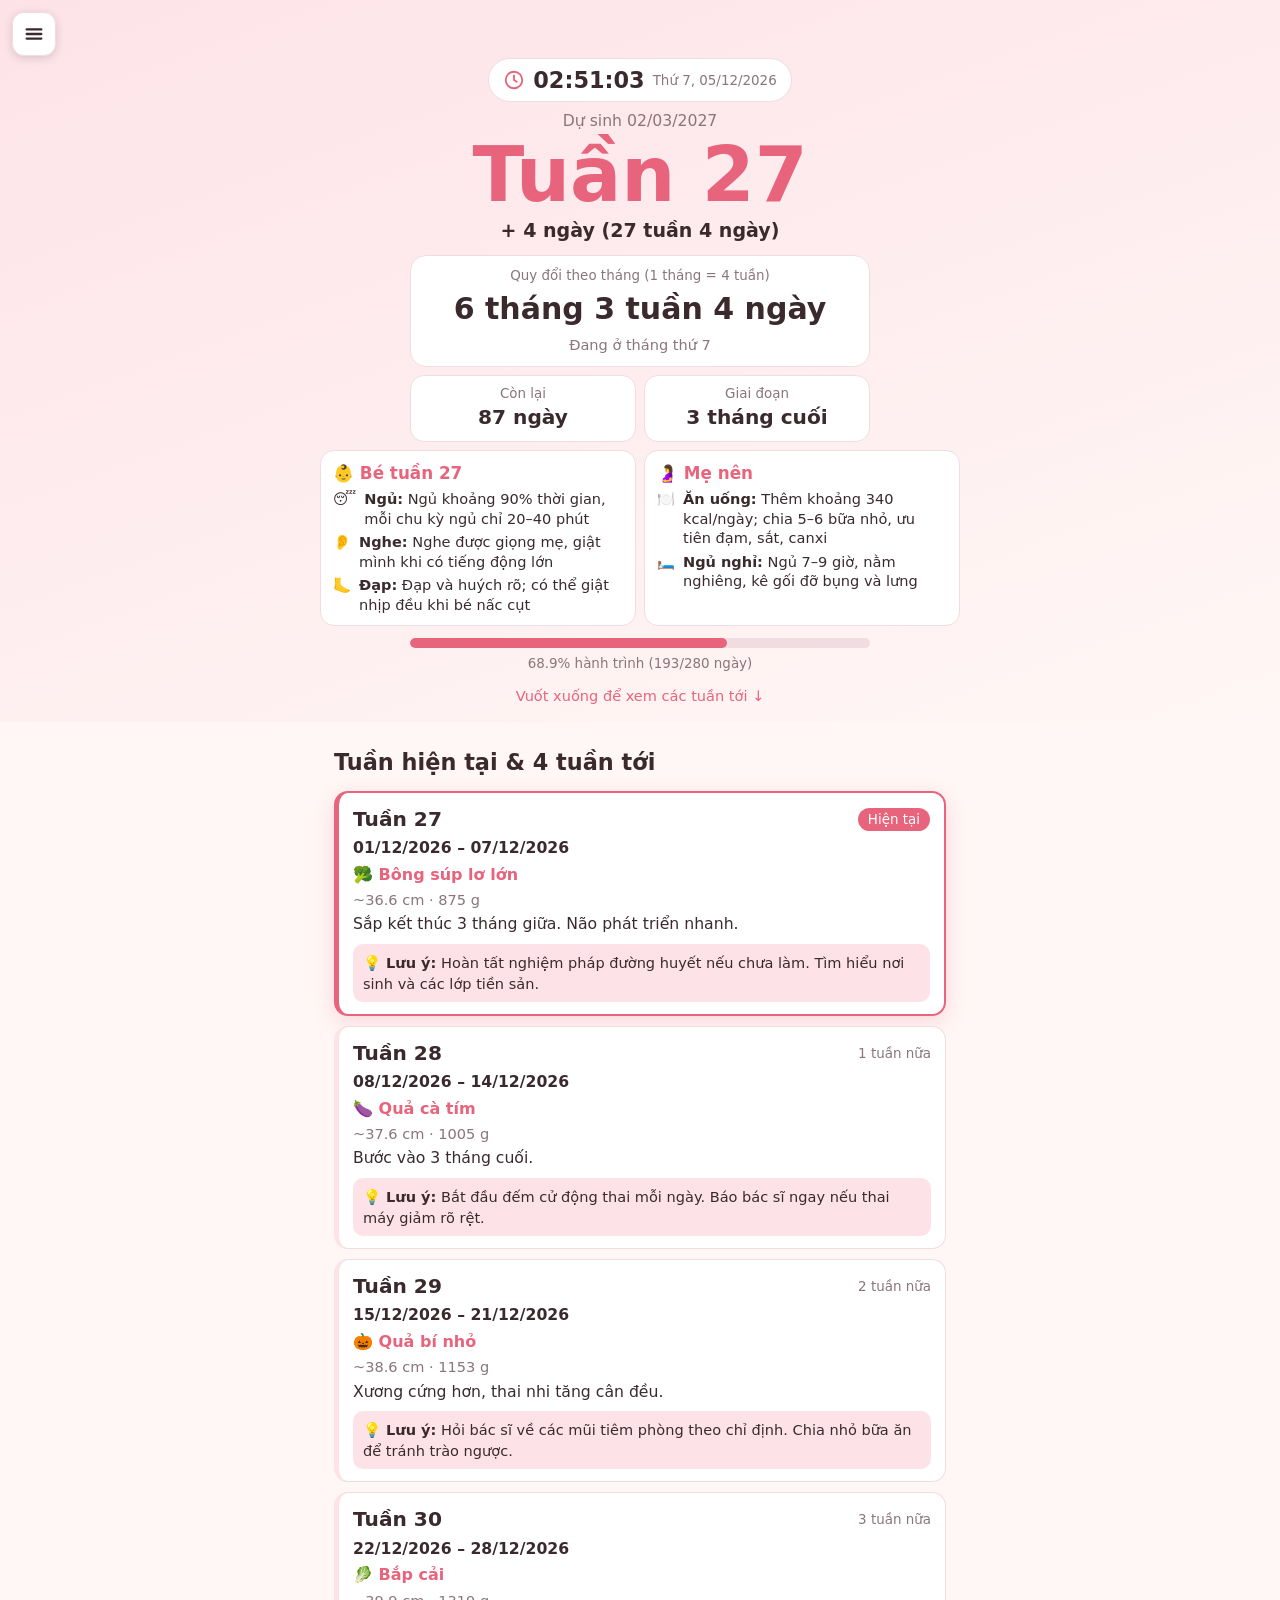
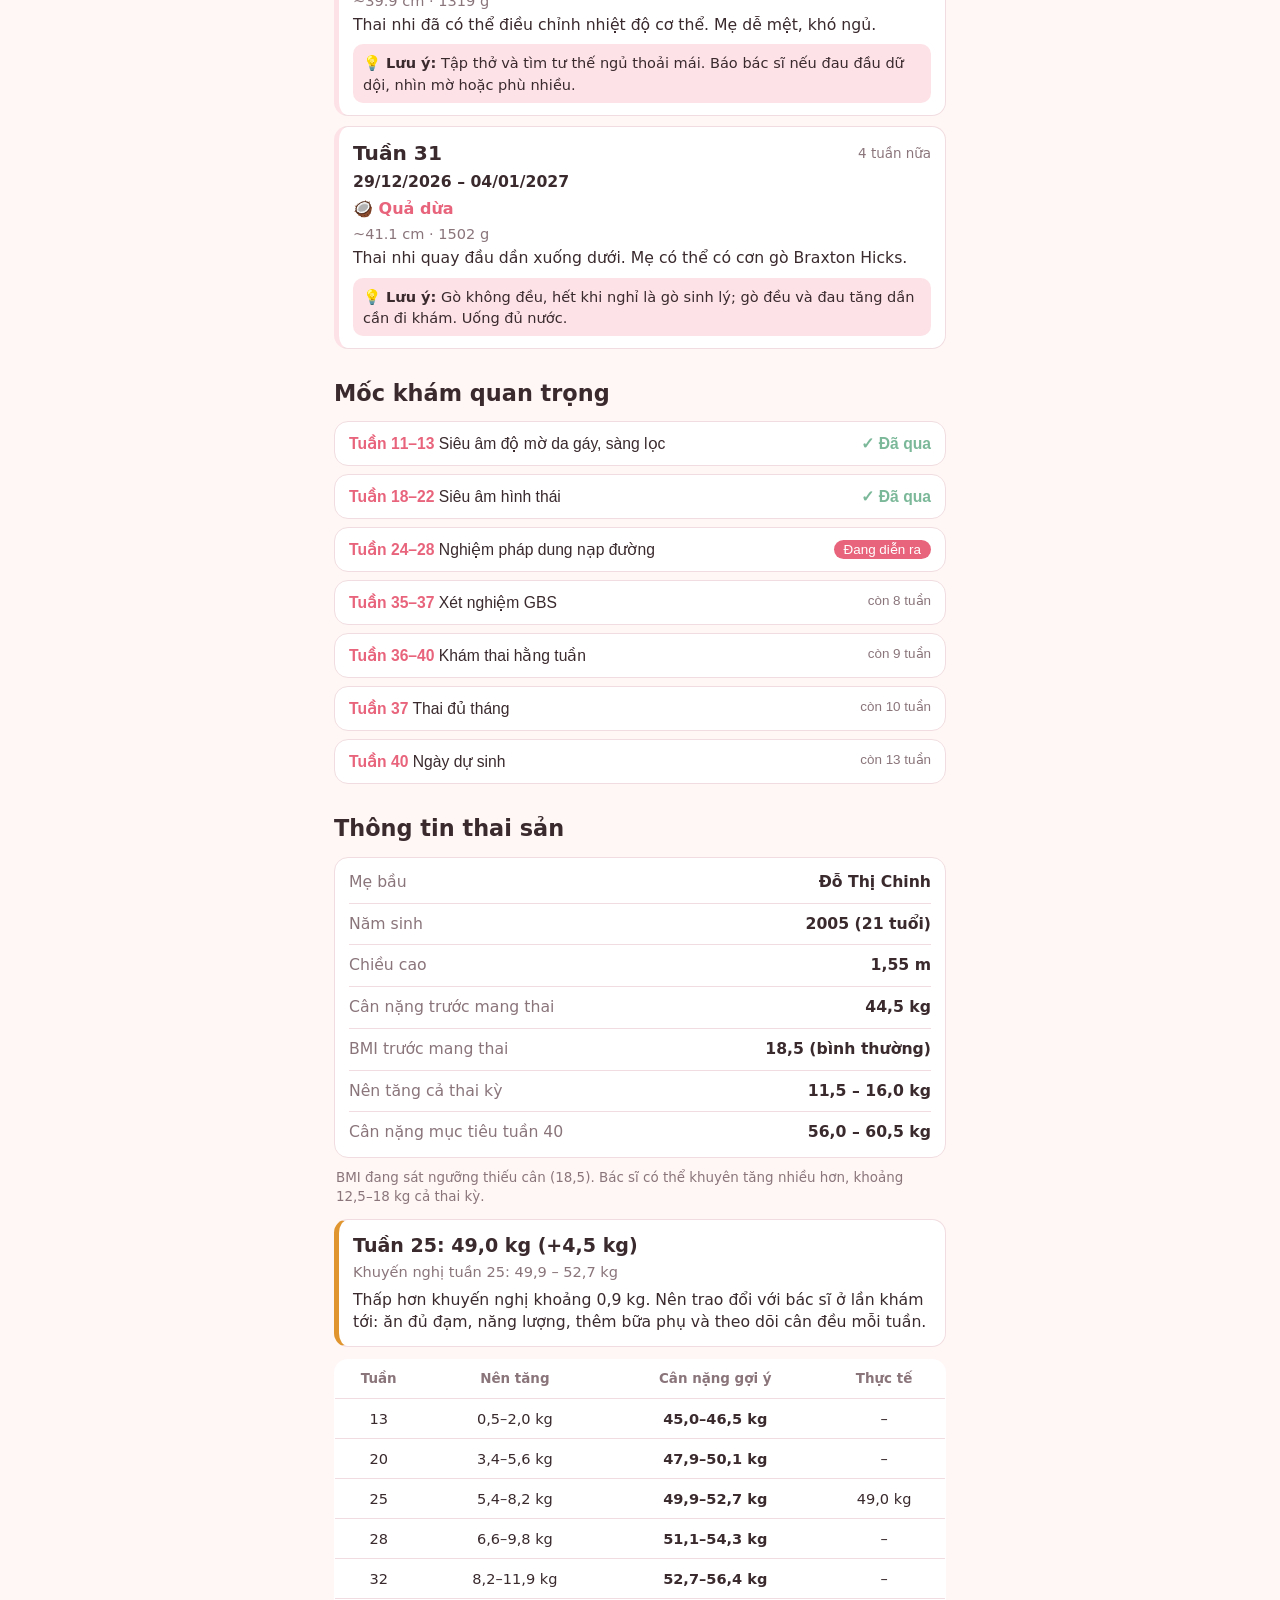
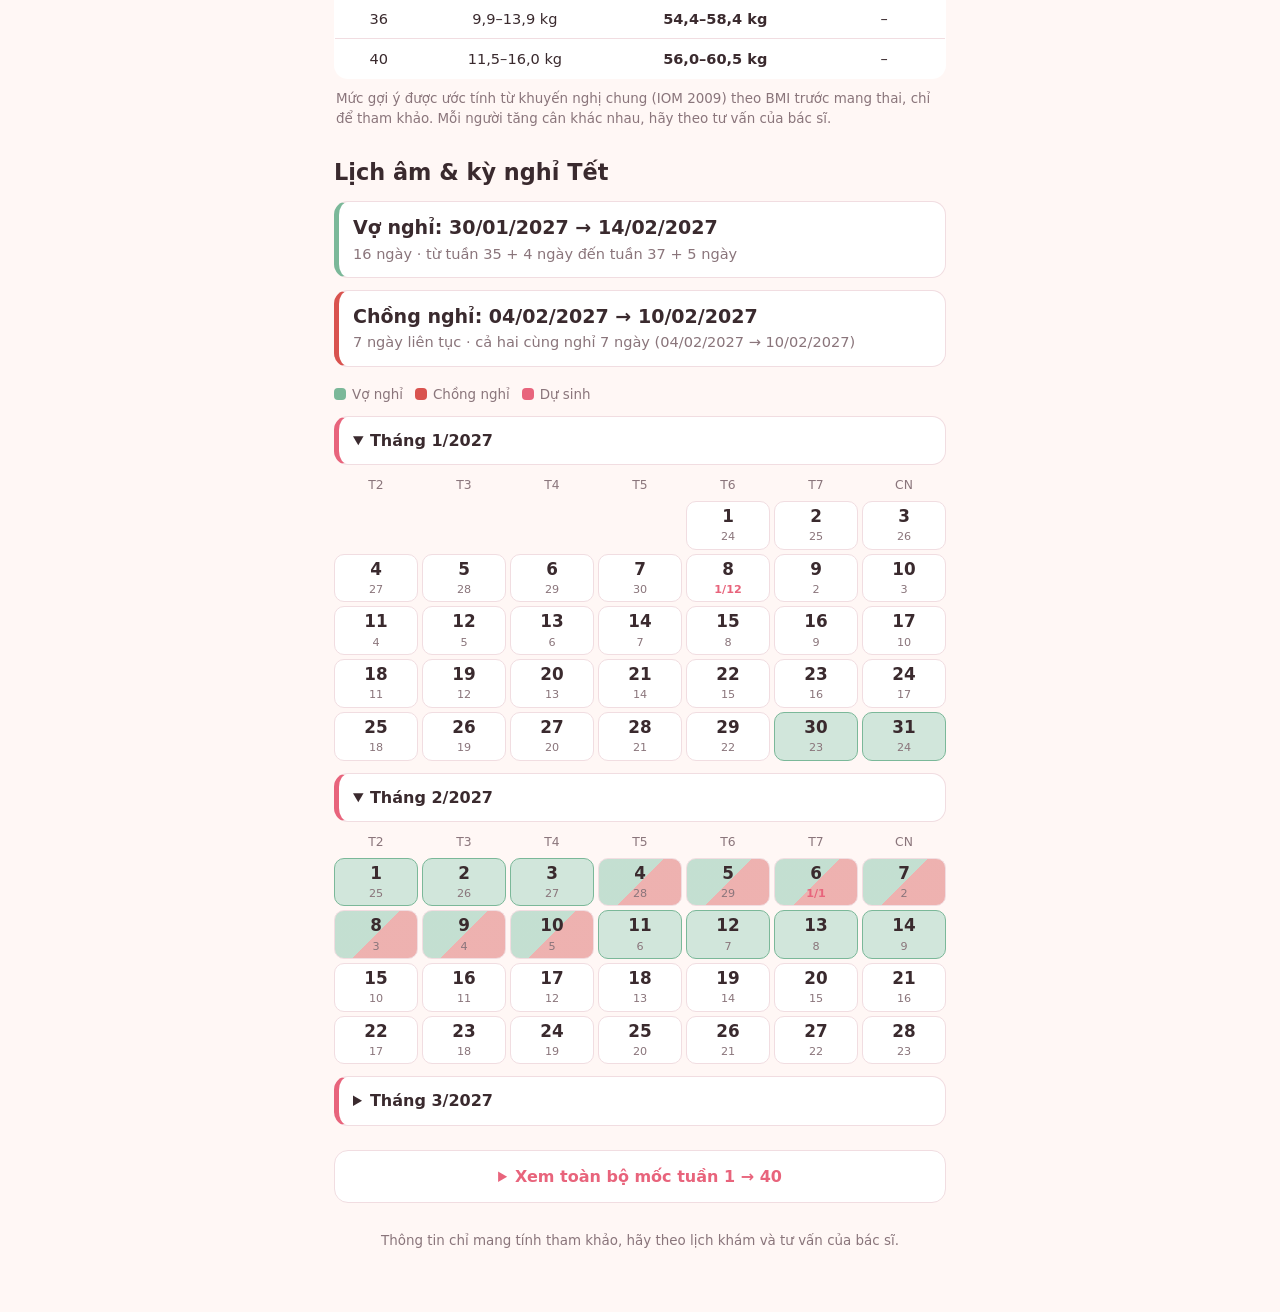
<file: lo-trinh-thai-ky/index.html>
<!doctype html>
<html lang="vi">
<head>
  <meta charset="utf-8">
  <meta name="viewport" content="width=device-width, initial-scale=1, viewport-fit=cover">
  <meta name="theme-color" content="#e8647c">
  <title>Lộ trình thai kỳ</title>
  <link rel="manifest" href="manifest.json">
  <link rel="icon" type="image/png" href="icons/icon-192.png">
  <link rel="apple-touch-icon" href="icons/apple-touch-icon.png">
  <meta name="apple-mobile-web-app-capable" content="yes">
  <meta name="mobile-web-app-capable" content="yes">
  <meta name="apple-mobile-web-app-title" content="Lộ trình thai kỳ">
  <meta name="apple-mobile-web-app-status-bar-style" content="default">
  <link rel="stylesheet" href="style.css?v=15">
</head>
<body>
  <button id="menuBtn" class="menu-btn" type="button" aria-label="Mở menu" aria-expanded="false" aria-controls="drawer">
    <svg viewBox="0 0 24 24" width="22" height="22" fill="none" stroke="currentColor" stroke-width="2.5" stroke-linecap="round" aria-hidden="true"><path d="M4 7h16M4 12h16M4 17h16"/></svg>
  </button>
  <div id="backdrop" class="backdrop" hidden></div>
  <nav id="drawer" class="drawer" aria-label="Điều hướng" aria-hidden="true">
    <p class="drawer-title">Lộ trình thai kỳ</p>
    <a href="#" data-go="top">🏠 Tổng quan</a>
    <a href="#" data-go="upcoming">📅 Tuần này &amp; 4 tuần tới</a>
    <a href="#" data-go="milestones">🩺 Mốc khám quan trọng</a>
    <a href="#" data-go="profile">🤰 Thông tin thai sản</a>
    <a href="#" data-go="calendar">📆 Lịch âm &amp; kỳ nghỉ Tết</a>
    <a href="#" data-go="tri1">🌱 Tam cá nguyệt 1 <small>tuần 1–13</small></a>
    <a href="#" data-go="tri2">🌿 Tam cá nguyệt 2 <small>tuần 14–27</small></a>
    <a href="#" data-go="tri3">🌳 Tam cá nguyệt 3 <small>tuần 28–40</small></a>
  </nav>

  <header class="hero">
    <div class="clock" aria-label="Đồng hồ">
      <svg viewBox="0 0 24 24" width="22" height="22" fill="none" stroke="currentColor" stroke-width="2" stroke-linecap="round" stroke-linejoin="round" aria-hidden="true"><circle cx="12" cy="12" r="9"/><path d="M12 7v5l3 2"/></svg>
      <span id="clockTime">--:--:--</span>
      <small id="clockDate"></small>
    </div>
    <p class="eyebrow">Dự sinh <span id="dueText"></span></p>
    <h1 id="weekBig">--</h1>
    <p class="sub" id="weekSub"></p>

    <div class="month-box">
      <span class="label">Quy đổi theo tháng (1 tháng = 4 tuần)</span>
      <b id="monthVal">--</b>
      <small id="monthNote"></small>
    </div>

    <div class="stats">
      <div class="stat"><b id="leftVal">--</b><span>Còn lại</span></div>
      <div class="stat"><b id="triVal">--</b><span>Giai đoạn</span></div>
    </div>

    <div id="stage" class="stage"></div>

    <div class="bar"><div class="bar-fill" id="barFill"></div></div>
    <p class="bar-label" id="barLabel"></p>
    <p class="hint">Vuốt xuống để xem các tuần tới ↓</p>
  </header>

  <main>
    <h2 id="upcomingTitle">Tuần hiện tại &amp; 4 tuần tới</h2>
    <div id="upcoming" class="list"></div>

    <h2 id="milestonesTitle" class="sec">Mốc khám quan trọng</h2>
    <div id="milestones" class="miles"></div>

    <h2 id="profileTitle" class="sec">Thông tin thai sản</h2>
    <div id="profile"></div>

    <h2 id="calendarTitle" class="sec">Lịch âm &amp; kỳ nghỉ Tết</h2>
    <div id="keydays" class="miles"></div>
    <div id="calendar"></div>

    <details class="all" id="all">
      <summary>Xem toàn bộ mốc tuần 1 → 40</summary>
      <div id="timeline"></div>
    </details>
    <p class="note">Thông tin chỉ mang tính tham khảo, hãy theo lịch khám và tư vấn của bác sĩ.</p>
  </main>

  <button id="toTop" class="to-top" type="button" aria-label="Về đầu trang" hidden>
    <svg viewBox="0 0 24 24" width="22" height="22" fill="none" stroke="currentColor" stroke-width="2.5" stroke-linecap="round" stroke-linejoin="round" aria-hidden="true"><path d="M12 19V5M5 12l7-7 7 7"/></svg>
  </button>

  <script src="lunar.js?v=15"></script>
  <script src="data.js?v=15"></script>
  <script src="app.js?v=15"></script>
</body>
</html>
</file>
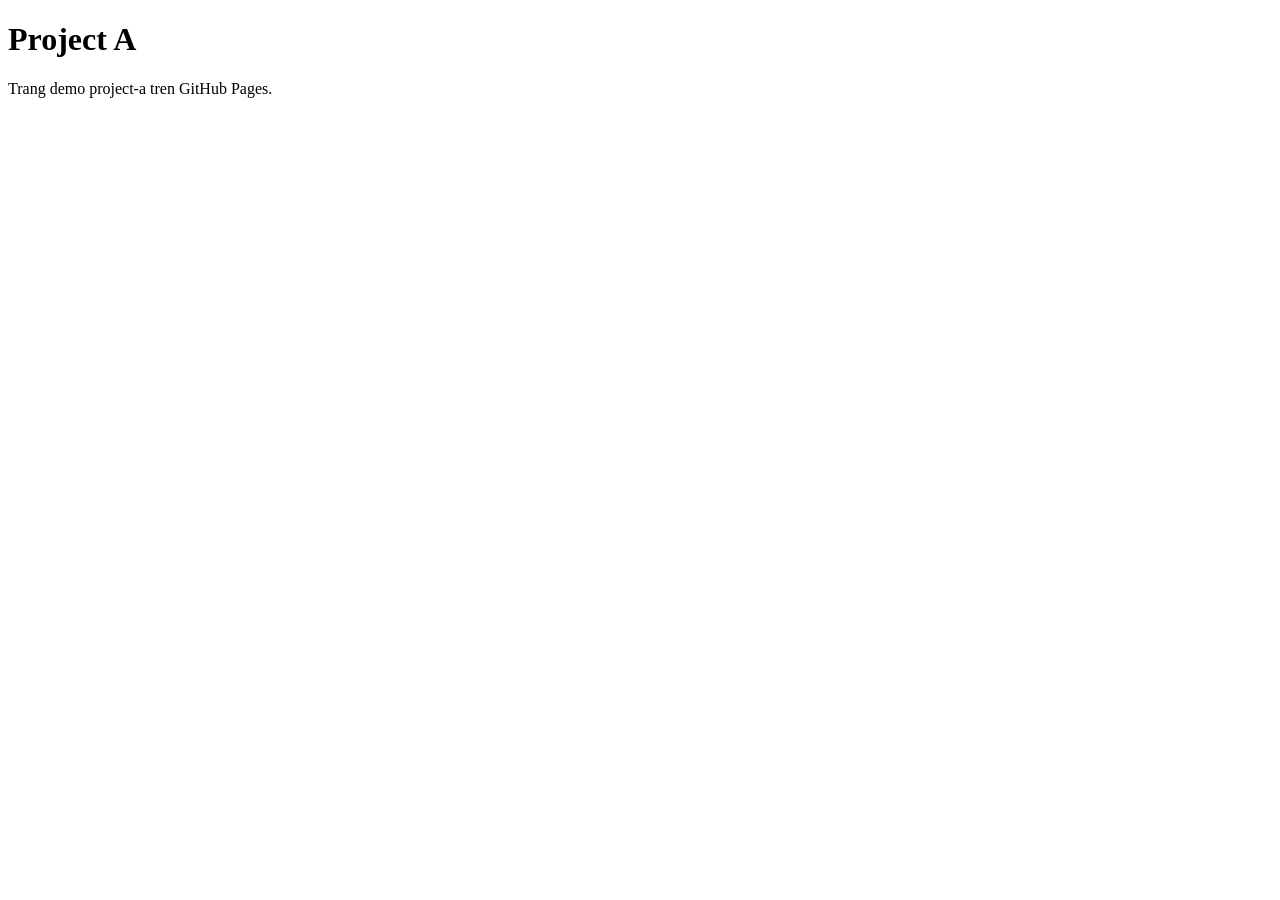
<file: project-a/index.html>
<!DOCTYPE html><html lang="vi"><head><meta charset="UTF-8"><meta name="viewport" content="width=device-width, initial-scale=1.0"><title>Project A</title></head><body><h1>Project A</h1><p>Trang demo project-a tren GitHub Pages.</p></body></html>
</file>
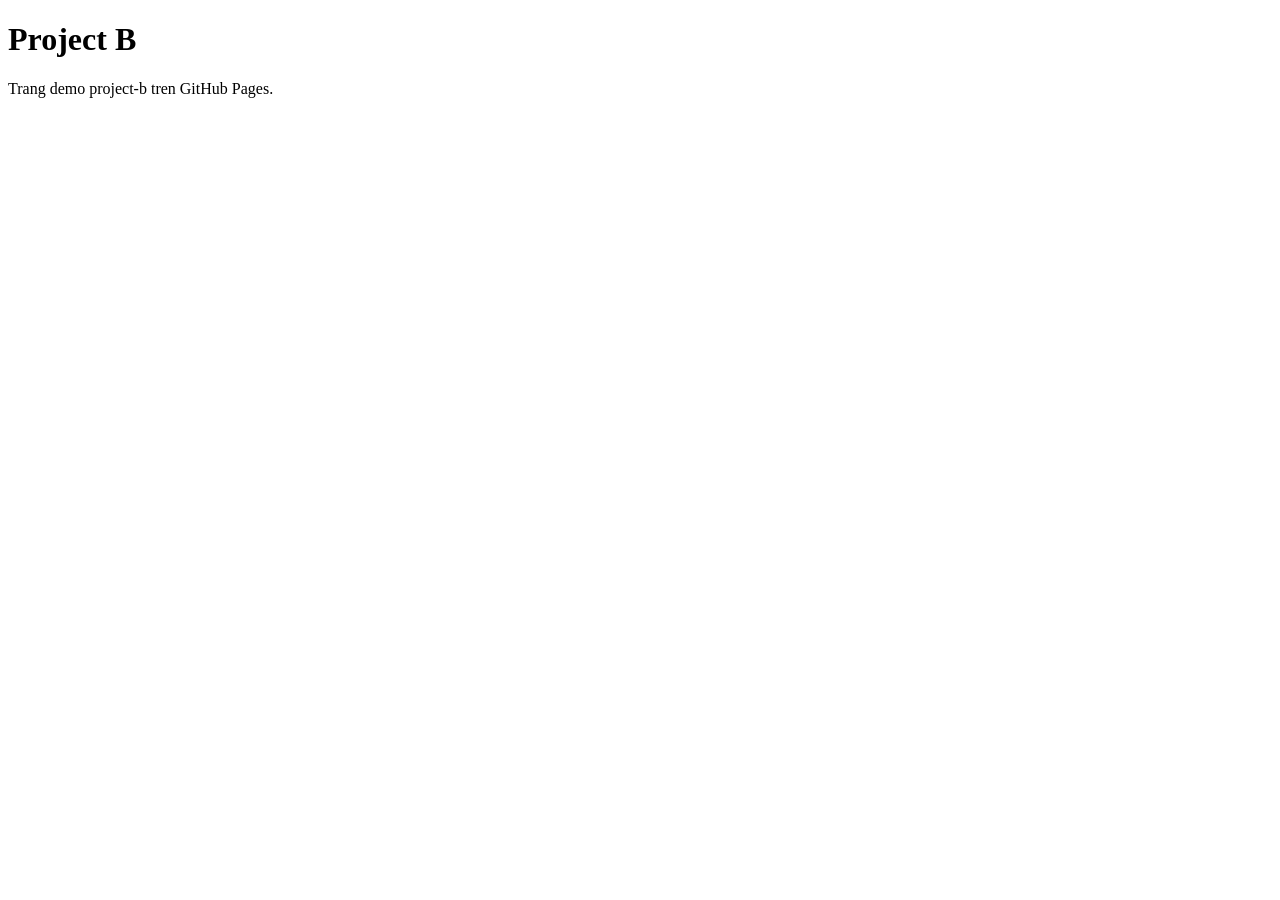
<file: project-b/index.html>
<!DOCTYPE html><html lang="vi"><head><meta charset="UTF-8"><meta name="viewport" content="width=device-width, initial-scale=1.0"><title>Project B</title></head><body><h1>Project B</h1><p>Trang demo project-b tren GitHub Pages.</p></body></html>
</file>
<file: lo-trinh-thai-ky/style.css>
:root {
  --fs: 1.12; /* hệ số phóng chữ chung, tăng giảm tại đây */
  --bg: #fff7f5;
  --card: #ffffff;
  --text: #3a2a2e;
  --muted: #8a757b;
  --accent: #e8647c;
  --accent-soft: #fde3e8;
  --done: #7bb899;
  --border: #f1dde1;
}
@media (prefers-color-scheme: dark) {
  :root {
    --bg: #1d1618;
    --card: #2a2023;
    --text: #f5e9ec;
    --muted: #b49ca3;
    --accent: #f07c92;
    --accent-soft: #4a2832;
    --done: #6fae8e;
    --border: #3d2d32;
  }
}
* { box-sizing: border-box; }
html { -webkit-text-size-adjust: 100%; }
body {
  margin: 0;
  font-family: system-ui, -apple-system, "Segoe UI", Roboto, sans-serif;
  background: var(--bg);
  color: var(--text);
  line-height: 1.45;
  padding-bottom: env(safe-area-inset-bottom);
}

/* Màn hình đầu: vừa đúng 1 màn hình điện thoại */
.hero {
  min-height: 100svh;
  display: flex;
  flex-direction: column;
  justify-content: flex-start;
  text-align: center;
  padding: calc(58px + env(safe-area-inset-top)) 16px 16px;
  background: linear-gradient(160deg, var(--accent-soft), var(--bg));
}
.clock {
  display: inline-flex;
  align-items: center;
  gap: 8px;
  align-self: center;
  margin-bottom: 8px;
  padding: 5px 14px;
  background: var(--card);
  border: 1px solid var(--border);
  border-radius: 99px;
  color: var(--accent);
}
.clock span { font-size: calc(20px * var(--fs)); font-weight: 700; font-variant-numeric: tabular-nums; color: var(--text); }
.clock small { font-size: calc(12px * var(--fs)); color: var(--muted); }
.eyebrow { margin: 0; color: var(--muted); font-size: calc(14px * var(--fs)); }
h1 { margin: 2px 0 0; font-size: clamp(46px, 15vw, 76px); color: var(--accent); line-height: 1.05; }
.sub { margin: 2px 0 10px; font-size: calc(17px * var(--fs)); font-weight: 600; }

.month-box {
  background: var(--card);
  border: 1px solid var(--border);
  border-radius: 16px;
  padding: 10px 12px;
  margin: 0 auto 8px;
  width: 100%;
  max-width: 460px;
}
.month-box .label { display: block; font-size: calc(12px * var(--fs)); color: var(--muted); }
.month-box b { display: block; font-size: clamp(22px, 7vw, 30px); margin: 2px 0; }
.month-box small { color: var(--muted); font-size: calc(13px * var(--fs)); }

.stats {
  display: grid;
  grid-template-columns: 1fr 1fr;
  gap: 8px;
  width: 100%;
  max-width: 460px;
  margin: 0 auto 8px;
}
.stat { display: flex; flex-direction: column-reverse; background: var(--card); border: 1px solid var(--border); border-radius: 14px; padding: 8px 10px; }
.stat b { display: block; font-size: calc(18px * var(--fs)); }
.stat span { font-size: calc(12px * var(--fs)); color: var(--muted); }

.stage {
  display: grid;
  gap: 8px;
  width: 100%;
  max-width: 460px;
  margin: 0 auto 12px;
  text-align: left;
}
.st-col { background: var(--card); border: 1px solid var(--border); border-radius: 14px; padding: 10px 12px; }
.st-col h3 { margin: 0 0 4px; font-size: calc(15px * var(--fs)); color: var(--accent); }
.st-col p { margin: 4px 0 0; display: flex; gap: 8px; font-size: calc(13px * var(--fs)); line-height: 1.35; }
.st-col .ic { flex-shrink: 0; }
@media (min-width: 700px) {
  .stage { grid-template-columns: 1fr 1fr; max-width: 640px; }
}
.bar { width: 100%; max-width: 460px; margin: 0 auto; height: 10px; background: var(--border); border-radius: 99px; overflow: hidden; }
.bar-fill { height: 100%; background: var(--accent); border-radius: 99px; transition: width .6s; }
.bar-label { margin: 6px 0 0; font-size: calc(12px * var(--fs)); color: var(--muted); }
.hint { margin: 12px 0 0; font-size: calc(13px * var(--fs)); color: var(--accent); animation: bob 1.8s ease-in-out infinite; }
@keyframes bob { 50% { transform: translateY(4px); } }

main { max-width: 640px; margin: 0 auto; padding: 24px 14px 48px; }
h2 { margin: 0 0 12px; font-size: calc(20px * var(--fs)); }
.list { display: grid; gap: 10px; }

.card {
  background: var(--card);
  border: 1px solid var(--border);
  border-left: 5px solid var(--border);
  border-radius: 14px;
  padding: 12px 14px;
}
.card.past { border-left-color: var(--done); opacity: .8; }
.card.future { border-left-color: var(--accent-soft); }
.card.current { border: 2px solid var(--accent); border-left-width: 5px; box-shadow: 0 6px 20px rgba(232,100,124,.22); }
.card-head { display: flex; justify-content: space-between; align-items: center; }
.wk { font-weight: 700; font-size: calc(18px * var(--fs)); }
.badge { background: var(--accent); color: #fff; font-size: calc(12px * var(--fs)); padding: 2px 10px; border-radius: 99px; }
.in { font-size: calc(12px * var(--fs)); color: var(--muted); }
.check { color: var(--done); font-weight: 700; }
.card p { margin: 3px 0 0; }
.date { font-size: calc(14px * var(--fs)); font-weight: 600; }
.fruit { font-weight: 600; color: var(--accent); }
.size { font-size: calc(13px * var(--fs)); color: var(--muted); }
.desc { font-size: calc(14px * var(--fs)); }
.card p.tip {
  margin-top: 8px;
  padding: 8px 10px;
  font-size: calc(13px * var(--fs));
  background: var(--accent-soft);
  border-radius: 10px;
}

.all { margin-top: 24px; }
.all summary {
  cursor: pointer;
  padding: 14px;
  text-align: center;
  background: var(--card);
  border: 1px solid var(--border);
  border-radius: 14px;
  font-weight: 600;
  color: var(--accent);
}
.tri { margin-top: 12px; }
.tri summary {
  cursor: pointer;
  padding: 12px 14px;
  background: var(--card);
  border: 1px solid var(--border);
  border-left: 5px solid var(--accent);
  border-radius: 14px;
  font-weight: 600;
}
.tri summary small { color: var(--muted); font-weight: 400; margin-left: 6px; }
.tri[open] summary { margin-bottom: 10px; }
/* Menu */
.menu-btn {
  position: fixed;
  top: calc(12px + env(safe-area-inset-top));
  left: 12px;
  width: 44px;
  height: 44px;
  padding: 0;
  display: flex;
  align-items: center;
  justify-content: center;
  background: var(--card);
  color: var(--text);
  border: 1px solid var(--border);
  border-radius: 12px;
  box-shadow: 0 2px 10px rgba(0,0,0,.15);
  z-index: 20;
}
.backdrop { position: fixed; inset: 0; background: rgba(0,0,0,.45); z-index: 30; }
.backdrop[hidden] { display: none; }
.drawer {
  position: fixed;
  top: 0; bottom: 0; left: 0;
  width: min(80vw, 300px);
  padding: calc(20px + env(safe-area-inset-top)) 12px 20px;
  background: var(--bg);
  border-right: 1px solid var(--border);
  box-shadow: 4px 0 24px rgba(0,0,0,.25);
  transform: translateX(-105%);
  visibility: hidden;
  transition: transform .25s, visibility .25s;
  z-index: 40;
  overflow-y: auto;
}
.drawer.open { transform: none; visibility: visible; }
.drawer-title { margin: 0 8px 12px; font-size: calc(18px * var(--fs)); font-weight: 700; color: var(--accent); }
.drawer a {
  display: block;
  padding: 14px 12px;
  border-radius: 12px;
  color: var(--text);
  text-decoration: none;
  font-size: calc(16px * var(--fs));
}
.drawer a:active { background: var(--accent-soft); }
.drawer a small { color: var(--muted); margin-left: 4px; }
.no-scroll { overflow: hidden; }

/* Mốc khám */
.sec { margin-top: 28px; }
.miles { display: grid; gap: 8px; }
.mile {
  display: flex;
  justify-content: space-between;
  align-items: center;
  gap: 10px;
  width: 100%;
  text-align: left;
  padding: 12px 14px;
  background: var(--card);
  color: var(--text);
  border: 1px solid var(--border);
  border-radius: 14px;
  font-size: calc(14px * var(--fs));
}
.mile b { color: var(--accent); }
.mile .in, .mile .check, .mile .badge { flex-shrink: 0; }
/* Thông tin thai sản */
.pf-card { background: var(--card); border: 1px solid var(--border); border-radius: 14px; padding: 4px 14px; }
.pf-row { display: flex; justify-content: space-between; gap: 12px; padding: 9px 0; border-bottom: 1px solid var(--border); font-size: calc(14px * var(--fs)); }
.pf-row:last-child { border-bottom: 0; }
.pf-row span { color: var(--muted); }
.pf-row b { text-align: right; }
.pf-note { margin: 10px 2px 0; font-size: calc(12px * var(--fs)); color: var(--muted); }
.pf-status { margin-top: 12px; padding: 12px 14px; border-radius: 14px; border: 1px solid var(--border); border-left: 5px solid var(--done); background: var(--card); }
.pf-status.low { border-left-color: #e0952f; }
.pf-status.high { border-left-color: #d9534f; }
.pf-status b { display: block; font-size: calc(17px * var(--fs)); }
.pf-status span { font-size: calc(13px * var(--fs)); color: var(--muted); }
.pf-status p { margin: 6px 0 0; font-size: calc(14px * var(--fs)); }
.wt { width: 100%; margin-top: 12px; border-collapse: collapse; background: var(--card); border: 1px solid var(--border); border-radius: 14px; overflow: hidden; font-size: calc(13px * var(--fs)); }
.wt th, .wt td { padding: 9px 8px; text-align: center; border-bottom: 1px solid var(--border); }
.wt th { color: var(--muted); font-weight: 600; font-size: calc(12px * var(--fs)); }
.wt tr:last-child td { border-bottom: 0; }
.wt tr.now { background: var(--accent-soft); }
/* Lịch âm */
.miles .mile { text-align: left; align-items: flex-start; }
#keydays .mile { cursor: default; line-height: 1.35; }
#keydays .pf-status { margin: 0 0 4px; }
.legend { display: flex; flex-wrap: wrap; gap: 4px 12px; align-items: center; margin: 14px 0 4px; font-size: calc(12px * var(--fs)); color: var(--muted); }
.lg { display: inline-block; width: 12px; height: 12px; border-radius: 4px; margin-right: -6px; }
.lg.leave { background: var(--done); }
.lg.due { background: var(--accent); }
.lg.hleave { background: #d9534f; }
.pf-status.hl { border-left-color: #d9534f; margin-top: 6px; }
.cal { display: grid; grid-template-columns: repeat(7, 1fr); gap: 4px; }
.cw { text-align: center; font-size: calc(11px * var(--fs)); color: var(--muted); padding: 2px 0; }
.cd { text-align: center; padding: 5px 0 4px; border-radius: 10px; background: var(--card); border: 1px solid var(--border); line-height: 1.15; }
.cd b { display: block; font-size: calc(15px * var(--fs)); }
.cd small { font-size: calc(10px * var(--fs)); color: var(--muted); }
.cd.first small { color: var(--accent); font-weight: 700; }
.cd.leave { background: color-mix(in srgb, var(--done) 35%, var(--card)); border-color: var(--done); }
.cd.hleave { background: color-mix(in srgb, #d9534f 35%, var(--card)); border-color: #d9534f; }
/* cả hai cùng nghỉ: nửa xanh, nửa đỏ */
.cd.leave.hleave {
  background: linear-gradient(135deg, color-mix(in srgb, var(--done) 45%, var(--card)) 50%, color-mix(in srgb, #d9534f 45%, var(--card)) 50%);
  border-color: var(--border);
}
.cd.due { background: var(--accent); border-color: var(--accent); color: #fff; }
.cd.due small { color: #fff; }
.cd.today { outline: 2px solid var(--text); outline-offset: 1px; }
.flash { animation: flash 1.6s ease-out; }
@keyframes flash { 0%, 40% { box-shadow: 0 0 0 4px var(--accent); } 100% { box-shadow: 0 0 0 0 transparent; } }

.to-top {
  position: fixed;
  right: 16px;
  bottom: calc(16px + env(safe-area-inset-bottom));
  width: 44px;
  height: 44px;
  padding: 0;
  display: flex;
  align-items: center;
  justify-content: center;
  border-radius: 50%;
  box-shadow: 0 4px 14px rgba(0,0,0,.25);
  z-index: 10;
}
.to-top[hidden] { display: none; }
.note { margin-top: 28px; text-align: center; font-size: calc(12px * var(--fs)); color: var(--muted); }

@media (min-width: 700px) {
  .hero { min-height: 70vh; }
}
</file>
